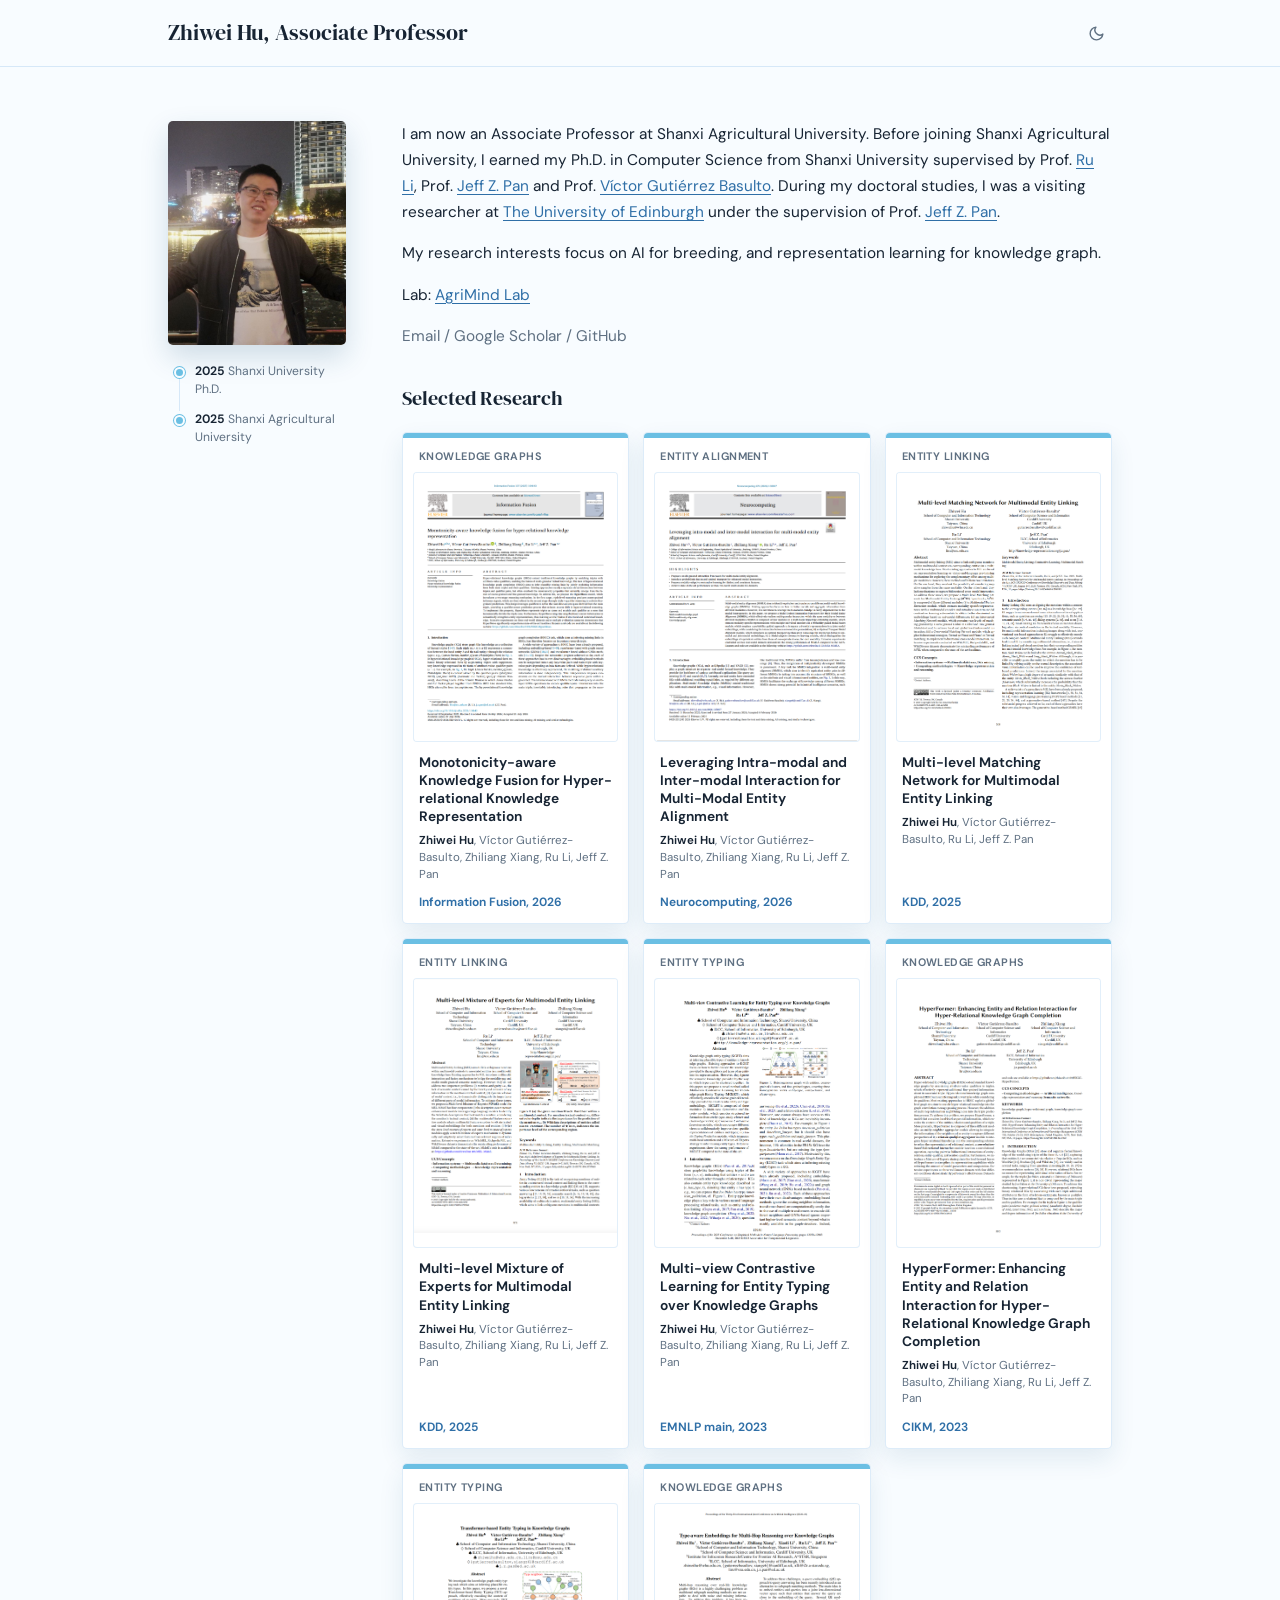
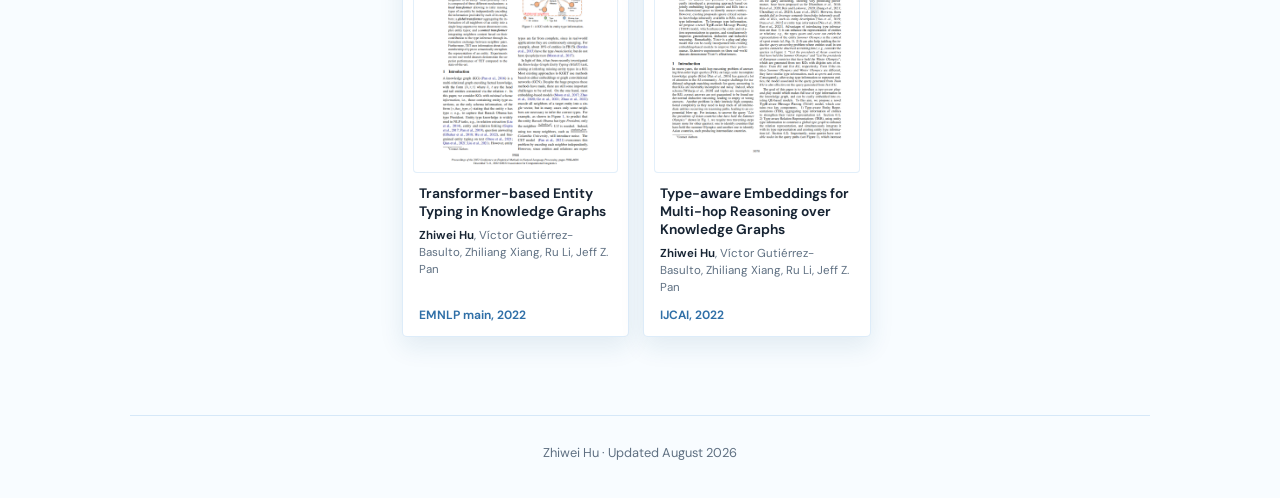
<file: index.html>
<!DOCTYPE html>
<html lang="en">
<head>
  <meta charset="UTF-8">
  <meta name="viewport" content="width=device-width, initial-scale=1.0">
  <title>Zhiwei Hu</title>
  <meta name="author" content="Zhiwei Hu">
  <script>
    (function () {
      var savedTheme = localStorage.getItem("theme");
      var preferredTheme = window.matchMedia("(prefers-color-scheme: dark)").matches ? "dark" : "light";
      document.documentElement.setAttribute("data-theme", savedTheme || preferredTheme);
    })();
  </script>
  <link rel="preconnect" href="https://fonts.googleapis.com">
  <link rel="preconnect" href="https://fonts.gstatic.com" crossorigin>
  <link href="https://fonts.googleapis.com/css2?family=DM+Sans:ital,opsz,wght@0,9..40,300;0,9..40,400;0,9..40,500;0,9..40,650;1,9..40,400&amp;family=DM+Serif+Display:ital@0;1&amp;display=swap" rel="stylesheet">
  <link rel="stylesheet" href="stylesheet.css">
  <link rel="icon" href="data:image/svg+xml,%3Csvg xmlns='http://www.w3.org/2000/svg' viewBox='0 0 100 100'%3E%3Crect width='100' height='100' rx='18' fill='%232f6fa7'/%3E%3Ctext x='50' y='63' text-anchor='middle' font-size='42' font-family='Georgia,serif' fill='%23f3f9ff'%3EZWH%3C/text%3E%3C/svg%3E">
</head>
<body>
  <header class="site-header">
    <nav class="topbar" aria-label="Primary">
      <a class="site-name" href="#">Zhiwei Hu, Associate Professor</a>
      <button id="theme-toggle" class="theme-toggle" type="button" aria-label="Toggle dark mode">
        <svg class="icon icon-sun" xmlns="http://www.w3.org/2000/svg" viewBox="0 0 24 24" fill="none" stroke="currentColor" stroke-width="2" stroke-linecap="round" stroke-linejoin="round" aria-hidden="true"><circle cx="12" cy="12" r="5"></circle><line x1="12" y1="1" x2="12" y2="3"></line><line x1="12" y1="21" x2="12" y2="23"></line><line x1="4.22" y1="4.22" x2="5.64" y2="5.64"></line><line x1="18.36" y1="18.36" x2="19.78" y2="19.78"></line><line x1="1" y1="12" x2="3" y2="12"></line><line x1="21" y1="12" x2="23" y2="12"></line><line x1="4.22" y1="19.78" x2="5.64" y2="18.36"></line><line x1="18.36" y1="5.64" x2="19.78" y2="4.22"></line></svg>
        <svg class="icon icon-moon" xmlns="http://www.w3.org/2000/svg" viewBox="0 0 24 24" fill="none" stroke="currentColor" stroke-width="2" stroke-linecap="round" stroke-linejoin="round" aria-hidden="true"><path d="M21 12.79A9 9 0 1 1 11.21 3 7 7 0 0 0 21 12.79z"></path></svg>
      </button>
    </nav>
  </header>

  <main class="page-shell">
    <section class="home-layout">
      <aside class="profile-rail">
        <img class="portrait" src="images/photo.jpg" alt="Zhiwei Hu">

        <div class="rail-content">
          <div class="timeline" aria-label="Career timeline">
            <div class="timeline-item">
              <p><span>2025</span> Shanxi University Ph.D.</p>
            </div>
            <div class="timeline-item">
              <p><span>2025</span> Shanxi Agricultural University</p>
            </div>
          </div>
        </div>
      </aside>

      <div class="home-main">
        <section class="hero-bio">
          <p>
            I am now an Associate Professor at Shanxi Agricultural University. Before joining Shanxi Agricultural University, I earned my Ph.D. in Computer Science from Shanxi University supervised by Prof. <a href="https://www.researchgate.net/scientific-contributions/Ru-Li-14829601?_sg=VXNUDhg-exV6GUMTTzZ3UgEBy0zZa6hRgTd8V_oo4GZ0doGm9wp14Vo_rBLhkms1qfdWlJrEIZquUi0">Ru Li</a>, 
            Prof. <a href="https://knowledge-representation.org/j.z.pan/">Jeff Z. Pan</a> and 
            Prof. <a href="https://scholar.google.com/citations?user=L2eFo5IAAAAJ&hl=zh-CN">Víctor Gutiérrez Basulto</a>. During my doctoral studies, I was a visiting researcher at <a href="https://www.ed.ac.uk/" target="_blank">The University of Edinburgh</a> under the supervision of Prof. <a href="https://knowledge-representation.org/j.z.pan/" target="_blank">Jeff Z. Pan</a>.
          </p>

          <p>
            My research interests focus on AI for breeding, and representation learning for knowledge graph.
          </p>

          <p>
            Lab: <a href="https://agrimind-lab.com/">AgriMind Lab</a>
          </p>

          <p class="ext-links">
            <a href="mailto:zhiweihu@whu.edu.cn">Email</a>
            / <a href="https://scholar.google.com/citations?hl=zh-CN&user=R0f81A4AAAAJ">Google Scholar</a>
            / <a href="https://github.com/zhiweihu1103">GitHub</a>
          </p>
        </section>

        <section class="paper-deck" aria-labelledby="research-title">
          <h2 id="research-title">Selected Research</h2>

          <div class="paper-grid" aria-label="Selected papers">
            <a class="paper-sheet" href="https://www.sciencedirect.com/science/article/pii/S1566253526005191">
              <span class="paper-area">Knowledge Graphs</span>
              <span class="paper-preview">
                <img src="images/HyperMono.png" alt="First page of the HyperMono paper">
              </span>
              <h3>Monotonicity-aware Knowledge Fusion for Hyper-relational Knowledge Representation</h3>
              <p><strong>Zhiwei Hu</strong>, Víctor Gutiérrez-Basulto, Zhiliang Xiang, Ru Li, Jeff Z. Pan</p>
              <span class="paper-venue">Information Fusion, 2026</span>
            </a>

            <a class="paper-sheet" href="https://www.sciencedirect.com/science/article/pii/S0925231226004145">
              <span class="paper-area">Entity Alignment</span>
              <span class="paper-preview">
                <img src="images/MIMEA.png" alt="First page of the MIMEA paper">
              </span>
              <h3>Leveraging Intra-modal and Inter-modal Interaction for Multi-Modal Entity Alignment</h3>
              <p><strong>Zhiwei Hu</strong>, Víctor Gutiérrez-Basulto, Zhiliang Xiang, Ru Li, Jeff Z. Pan</p>
              <span class="paper-venue">Neurocomputing, 2026</span>
            </a>

            <a class="paper-sheet" href="https://dl.acm.org/doi/pdf/10.1145/3690624.3709306">
              <span class="paper-area">Entity Linking</span>
              <span class="paper-preview">
                <img src="images/M3EL.png" alt="First page of the M3EL paper">
              </span>
              <h3>Multi-level Matching Network for Multimodal Entity Linking</h3>
              <p><strong>Zhiwei Hu</strong>, Víctor Gutiérrez-Basulto, Ru Li, Jeff Z. Pan</p>
              <span class="paper-venue">KDD, 2025</span>
            </a>

            <a class="paper-sheet" href="https://dl.acm.org/doi/pdf/10.1145/3711896.3737060">
              <span class="paper-area">Entity Linking</span>
              <span class="paper-preview">
                <img src="images/MMoE.png" alt="First page of the MMoE paper">
              </span>
              <h3>Multi-level Mixture of Experts for Multimodal Entity Linking</h3>
              <p><strong>Zhiwei Hu</strong>, Víctor Gutiérrez-Basulto, Zhiliang Xiang, Ru Li, Jeff Z. Pan</p>
              <span class="paper-venue">KDD, 2025</span>
            </a>

            <a class="paper-sheet" href="https://aclanthology.org/2023.emnlp-main.800.pdf">
              <span class="paper-area">Entity Typing</span>
              <span class="paper-preview">
                <img src="images/MCLET.png" alt="First page of the MCLET paper">
              </span>
              <h3>Multi-view Contrastive Learning for Entity Typing over Knowledge Graphs</h3>
              <p><strong>Zhiwei Hu</strong>, Víctor Gutiérrez-Basulto, Zhiliang Xiang, Ru Li, Jeff Z. Pan</p>
              <span class="paper-venue">EMNLP main, 2023</span>
            </a>

            <a class="paper-sheet" href="https://dl.acm.org/doi/abs/10.1145/3583780.3614922">
              <span class="paper-area">Knowledge Graphs</span>
              <span class="paper-preview">
                <img src="images/HyperFormer.png" alt="First page of the HyperFormer paper">
              </span>
              <h3>HyperFormer: Enhancing Entity and Relation Interaction for Hyper-Relational Knowledge Graph Completion</h3>
              <p><strong>Zhiwei Hu</strong>, Víctor Gutiérrez-Basulto, Zhiliang Xiang, Ru Li, Jeff Z. Pan</p>
              <span class="paper-venue">CIKM, 2023</span>
            </a>

            <a class="paper-sheet" href="https://aclanthology.org/2022.emnlp-main.402.pdf">
              <span class="paper-area">Entity Typing</span>
              <span class="paper-preview">
                <img src="images/TET.png" alt="First page of the TET paper">
              </span>
              <h3>Transformer-based Entity Typing in Knowledge Graphs</h3>
              <p><strong>Zhiwei Hu</strong>, Víctor Gutiérrez-Basulto, Zhiliang Xiang, Ru Li, Jeff Z. Pan</p>
              <span class="paper-venue">EMNLP main, 2022</span>
            </a>

            <a class="paper-sheet" href="https://www.ijcai.org/proceedings/2022/0427.pdf">
              <span class="paper-area">Knowledge Graphs</span>
              <span class="paper-preview">
                <img src="images/TEMP.png" alt="First page of the TEMP paper">
              </span>
              <h3>Type-aware Embeddings for Multi-hop Reasoning over Knowledge Graphs</h3>
              <p><strong>Zhiwei Hu</strong>, Víctor Gutiérrez-Basulto, Zhiliang Xiang, Ru Li, Jeff Z. Pan</p>
              <span class="paper-venue">IJCAI, 2022</span>
            </a>
            
          </div>
        </section>
      </div>
    </section>
  </main>

  <footer class="site-footer">
    <p>Zhiwei Hu &middot; Updated August 2026</p>
  </footer>

  <script>
    document.getElementById("theme-toggle").addEventListener("click", function () {
      var current = document.documentElement.getAttribute("data-theme");
      var next = current === "dark" ? "light" : "dark";
      document.documentElement.setAttribute("data-theme", next);
      localStorage.setItem("theme", next);
    });

  </script>
</body>
</html>
</file>
<file: stylesheet.css>
*, *::before, *::after {
  box-sizing: border-box;
}

:root {
  --bg: #f8fcff;
  --surface: #ffffff;
  --text: #172433;
  --muted: #5f7082;
  --soft: #d6e8f8;
  --link: #2f6fa7;
  --link-hover: #1687c4;
  --accent: #6bbfe3;
  --accent-soft: #dff3ff;
  --shadow: rgba(24, 78, 119, 0.18);
}

[data-theme="dark"] {
  --bg: #101b27;
  --surface: #162636;
  --text: #e8f4ff;
  --muted: #a9bed2;
  --soft: #2b4358;
  --link: #9bd5ff;
  --link-hover: #73c8ef;
  --accent: #6bbfe3;
  --accent-soft: #16384b;
  --shadow: rgba(0, 0, 0, 0.5);
}

html {
  scroll-behavior: smooth;
}

body {
  margin: 0;
  background: var(--bg);
  color: var(--text);
  font-family: "DM Sans", -apple-system, BlinkMacSystemFont, "Segoe UI", sans-serif;
  font-size: 16px;
  line-height: 1.7;
  -webkit-font-smoothing: antialiased;
}

a {
  color: var(--link);
  text-decoration: underline;
  text-decoration-thickness: 1px;
  text-underline-offset: 3px;
  transition: color 0.18s ease;
}

a:hover {
  color: var(--link-hover);
}

.site-header {
  position: sticky;
  top: 0;
  z-index: 20;
  background: color-mix(in srgb, var(--bg) 92%, transparent);
  border-bottom: 1px solid var(--soft);
  backdrop-filter: blur(12px);
}

.topbar {
  display: flex;
  align-items: center;
  justify-content: space-between;
  width: min(1020px, 100%);
  margin: 0 auto;
  padding: 17px 38px;
}

.site-name {
  color: var(--text);
  font-family: "DM Serif Display", Georgia, serif;
  font-size: 1.36rem;
  line-height: 1;
  text-decoration: none;
}

.site-name:hover {
  color: var(--text);
  text-decoration: none;
}

.theme-toggle {
  display: inline-flex;
  align-items: center;
  justify-content: center;
  width: 32px;
  height: 32px;
  padding: 0;
  color: var(--muted);
  background: transparent;
  border: 0;
  border-radius: 7px;
  cursor: pointer;
  transition: background 0.18s ease, color 0.18s ease;
}

.theme-toggle:hover {
  color: var(--text);
  background: color-mix(in srgb, var(--soft) 55%, transparent);
}

.icon {
  width: 17px;
  height: 17px;
}

.icon-sun {
  display: none;
}

.icon-moon {
  display: block;
}

[data-theme="dark"] .icon-sun {
  display: block;
}

[data-theme="dark"] .icon-moon {
  display: none;
}

.page-shell {
  width: min(1020px, 100%);
  margin: 0 auto;
  padding: 54px 38px 78px;
}

.home-layout {
  display: flex;
  align-items: flex-start;
  gap: 56px;
}

.profile-rail {
  flex: 0 0 178px;
}

.portrait {
  display: block;
  width: 178px;
  height: 224px;
  object-fit: cover;
  object-position: center top;
  border-radius: 5px;
  box-shadow: 0 12px 28px var(--shadow);
}

.timeline {
  margin-top: 18px;
  padding-left: 6px;
}

.timeline-item {
  position: relative;
  display: flex;
  align-items: flex-start;
  gap: 0;
  padding-left: 21px;
  padding-bottom: 13px;
}

.timeline-item::before {
  position: absolute;
  top: 9px;
  bottom: 0;
  left: 5px;
  width: 1px;
  background: var(--soft);
  content: "";
}

.timeline-item:last-child {
  padding-bottom: 0;
}

.timeline-item:last-child::before {
  display: none;
}

.timeline-item::after {
  position: absolute;
  z-index: 1;
  top: 4px;
  left: 0;
  width: 11px;
  height: 11px;
  border: 2px solid var(--bg);
  border-radius: 50%;
  background: var(--accent);
  box-shadow: 0 0 0 1px var(--accent);
  content: "";
}

.timeline-item p {
  margin: 0;
  color: var(--muted);
  font-size: 0.76rem;
  line-height: 1.45;
}

.timeline-item span {
  color: var(--text);
  font-weight: 650;
}

.home-main {
  flex: 1;
  min-width: 0;
}

.hero-bio p {
  max-width: 760px;
  margin: 0 0 15px;
  font-size: 0.96rem;
}

.ext-links {
  color: var(--muted);
  font-size: 0.9rem;
}

.ext-links a {
  color: var(--muted);
  text-decoration: none;
}

.ext-links a:hover {
  color: var(--link);
  text-decoration: underline;
}

.paper-deck {
  margin-top: 32px;
}

.paper-deck h2 {
  margin: 0;
  color: var(--text);
  font-family: "DM Serif Display", Georgia, serif;
  font-size: 1.28rem;
  font-weight: 400;
  letter-spacing: 0;
}

.paper-grid {
  display: grid;
  grid-template-columns: repeat(3, minmax(0, 1fr));
  gap: 14px;
  margin-top: 16px;
}

.paper-sheet {
  position: relative;
  display: flex;
  flex-direction: column;
  min-height: 0;
  padding: 10px 10px 12px;
  overflow: hidden;
  color: var(--text);
  background: var(--surface);
  border: 1px solid color-mix(in srgb, var(--soft) 82%, transparent);
  border-radius: 5px;
  box-shadow: 0 10px 24px color-mix(in srgb, var(--shadow) 55%, transparent);
  text-decoration: none;
  transition: border-color 0.18s ease, box-shadow 0.18s ease, transform 0.18s ease;
}

.paper-sheet::before {
  position: absolute;
  top: 0;
  right: 0;
  left: 0;
  height: 5px;
  background: var(--accent);
  content: "";
}

.paper-sheet:hover,
.paper-sheet:focus-visible {
  color: var(--text);
  border-color: color-mix(in srgb, var(--accent) 68%, var(--soft));
  box-shadow: 0 16px 30px color-mix(in srgb, var(--shadow) 76%, transparent);
  outline: none;
  transform: translateY(-3px);
}

.paper-sheet-featured {
  border-color: color-mix(in srgb, var(--accent) 72%, var(--soft));
}

.paper-area {
  margin: 7px 6px 9px;
  color: var(--muted);
  font-size: 0.68rem;
  font-weight: 650;
  letter-spacing: 0.04em;
  line-height: 1.2;
  text-transform: uppercase;
}

.paper-preview {
  display: block;
  width: 100%;
  aspect-ratio: 0.76;
  overflow: hidden;
  background: #fff;
  border: 1px solid color-mix(in srgb, var(--soft) 70%, transparent);
  border-radius: 4px;
}

.paper-preview img {
  display: block;
  width: 100%;
  height: 100%;
  object-fit: contain;
  object-position: top center;
}

.paper-sheet h3 {
  margin: 11px 6px 0;
  color: var(--text);
  font-size: 0.86rem;
  font-weight: 650;
  line-height: 1.32;
  overflow-wrap: anywhere;
}

.paper-sheet p {
  display: -webkit-box;
  margin: 8px 6px 12px;
  overflow: hidden;
  -webkit-box-orient: vertical;
  -webkit-line-clamp: 3;
  color: var(--muted);
  font-size: 0.72rem;
  line-height: 1.45;
}

.paper-sheet strong {
  color: var(--text);
  font-weight: 650;
}

.paper-venue {
  display: block;
  margin-top: auto;
  padding: 0 6px;
  color: var(--link);
  font-size: 0.75rem;
  font-weight: 650;
  line-height: 1.3;
}

.paper-links {
  margin: 14px 0 0;
  color: var(--muted);
  font-size: 0.82rem;
  line-height: 1.45;
}

.site-footer {
  width: min(1020px, 100%);
  margin: 0 auto;
  padding: 26px 38px 34px;
  border-top: 1px solid var(--soft);
  color: var(--muted);
  text-align: center;
}

.site-footer p {
  margin: 0;
  font-size: 0.8rem;
}

@media (max-width: 920px) {
  .paper-grid {
    grid-template-columns: repeat(2, minmax(0, 1fr));
  }
}

@media (max-width: 760px) {
  .topbar {
    padding: 14px 18px;
  }

  .page-shell {
    padding: 34px 18px 58px;
  }

  .home-layout {
    flex-direction: column;
    gap: 23px;
  }

  .profile-rail {
    display: grid;
    grid-template-columns: minmax(118px, 42%) 1fr;
    gap: 18px;
    width: 100%;
  }

  .portrait {
    width: 100%;
    max-width: 178px;
    height: auto;
    aspect-ratio: 4 / 5;
    justify-self: center;
  }

  .timeline {
    margin-top: 2px;
  }

  .hero-bio p {
    font-size: 0.94rem;
    overflow-wrap: break-word;
  }

  .paper-grid {
    grid-template-columns: 1fr;
  }

}

@media (max-width: 420px) {
  .profile-rail {
    grid-template-columns: 44% 1fr;
    gap: 14px;
  }

  .timeline-item p {
    font-size: 0.72rem;
  }
}
</file>
